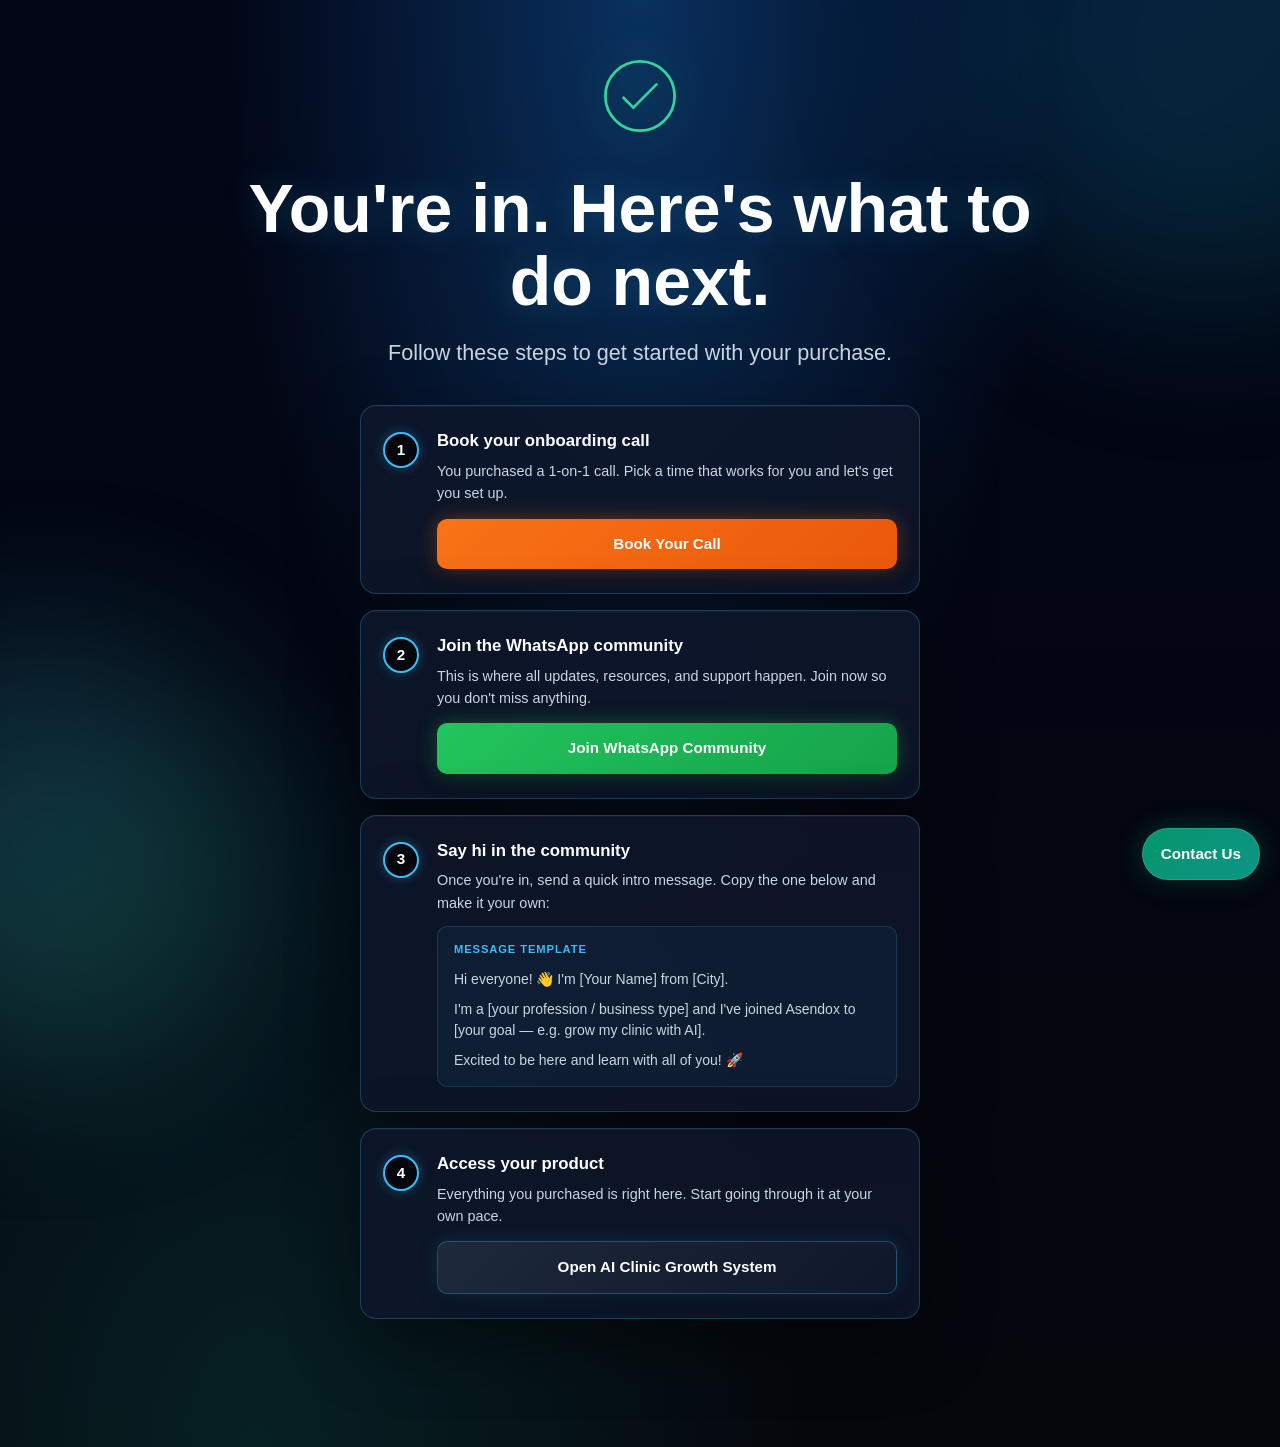
<file: delivery/index.html>
<!DOCTYPE html>
<html lang="en">
<head>
    <meta charset="UTF-8">
    <meta name="viewport" content="width=device-width, initial-scale=1.0">
    <title>You're In - Asendox</title>
    <link rel="stylesheet" href="styles.css?v=3">
</head>
<body>
    <div class="bg-shape bg-shape-1"></div>
    <div class="bg-shape bg-shape-2"></div>

    <main class="container">
        <!-- Success icon -->
        <div class="icon-wrapper">
            <svg class="success-icon" viewBox="0 0 52 52" xmlns="http://www.w3.org/2000/svg">
                <circle class="success-circle" cx="26" cy="26" r="25" fill="none"/>
                <path class="success-check" fill="none" d="M14.1 27.2l7.1 7.2 16.7-16.8"/>
            </svg>
        </div>

        <h1 class="heading fade-in">You're in. Here's what to do next.</h1>
        <p class="subheading fade-in">Follow these steps to get started with your purchase.</p>

        <div class="steps-container fade-in">

            <!-- Step 1 -->
            <div class="step-card">
                <div class="step-number">1</div>
                <div class="step-body">
                    <h2 class="step-title">Book your onboarding call</h2>
                    <p class="step-desc">You purchased a 1-on-1 call. Pick a time that works for you and let's get you set up.</p>
                    <a href="https://cal.com/strategy-call"
                       target="_blank"
                       rel="noopener noreferrer"
                       class="step-btn btn-orange">
                        Book Your Call
                    </a>
                </div>
            </div>

            <!-- Step 2 -->
            <div class="step-card">
                <div class="step-number">2</div>
                <div class="step-body">
                    <h2 class="step-title">Join the WhatsApp community</h2>
                    <p class="step-desc">This is where all updates, resources, and support happen. Join now so you don't miss anything.</p>
                    <a href="https://wa.me%20help%20with%20AI%20bundle"
                       target="_blank"
                       rel="noopener noreferrer"
                       class="step-btn btn-green">
                        Join WhatsApp Community
                    </a>
                </div>
            </div>

            <!-- Step 3 -->
            <div class="step-card">
                <div class="step-number">3</div>
                <div class="step-body">
                    <h2 class="step-title">Say hi in the community</h2>
                    <p class="step-desc">Once you're in, send a quick intro message. Copy the one below and make it your own:</p>
                    <div class="message-template">
                        <div class="template-label">MESSAGE TEMPLATE</div>
                        <p>Hi everyone! 👋 I'm [Your Name] from [City].</p>
                        <p>I'm a [your profession / business type] and I've joined Asendox to [your goal — e.g. grow my clinic with AI].</p>
                        <p>Excited to be here and learn with all of you! 🚀</p>
                    </div>
                </div>
            </div>

            <!-- Step 4 -->
            <div class="step-card">
                <div class="step-number">4</div>
                <div class="step-body">
                    <h2 class="step-title">Access your product</h2>
                    <p class="step-desc">Everything you purchased is right here. Start going through it at your own pace.</p>
                    <a href="https://ai-sales-os.ai/"
                       target="_blank"
                       rel="noopener noreferrer"
                       class="step-btn btn-dark">
                        Open AI Clinic Growth System
                    </a>
                </div>
            </div>

        </div>

        <div id="status-message" class="status-message"></div>
    </main>

    <a href="https://wa.me/918448799495?text=Hi%2C%20I%20need%20help%20with%20AI%20bundle"
       target="_blank"
       rel="noopener noreferrer"
       class="contact-button"
       aria-label="Contact us on WhatsApp">
        Contact Us
    </a>

    <script src="script.js"></script>
</body>
</html>
</file>
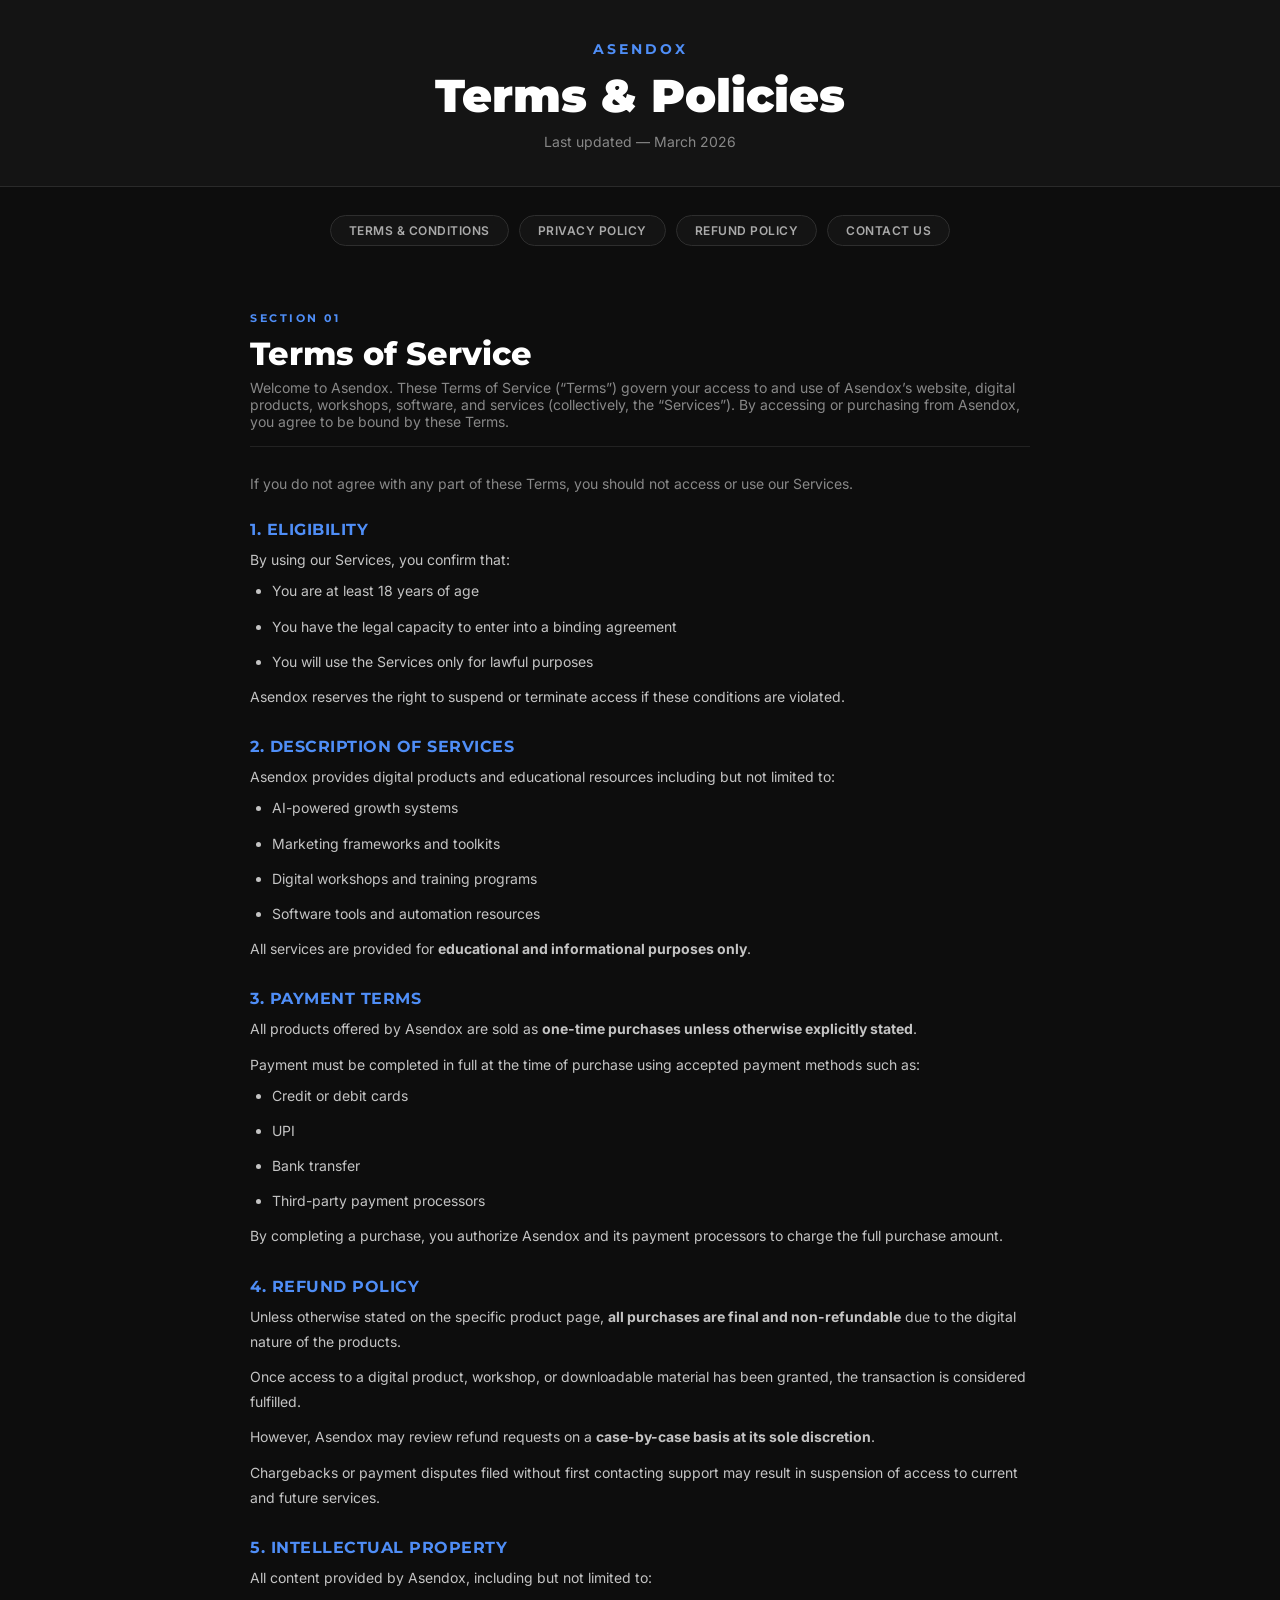
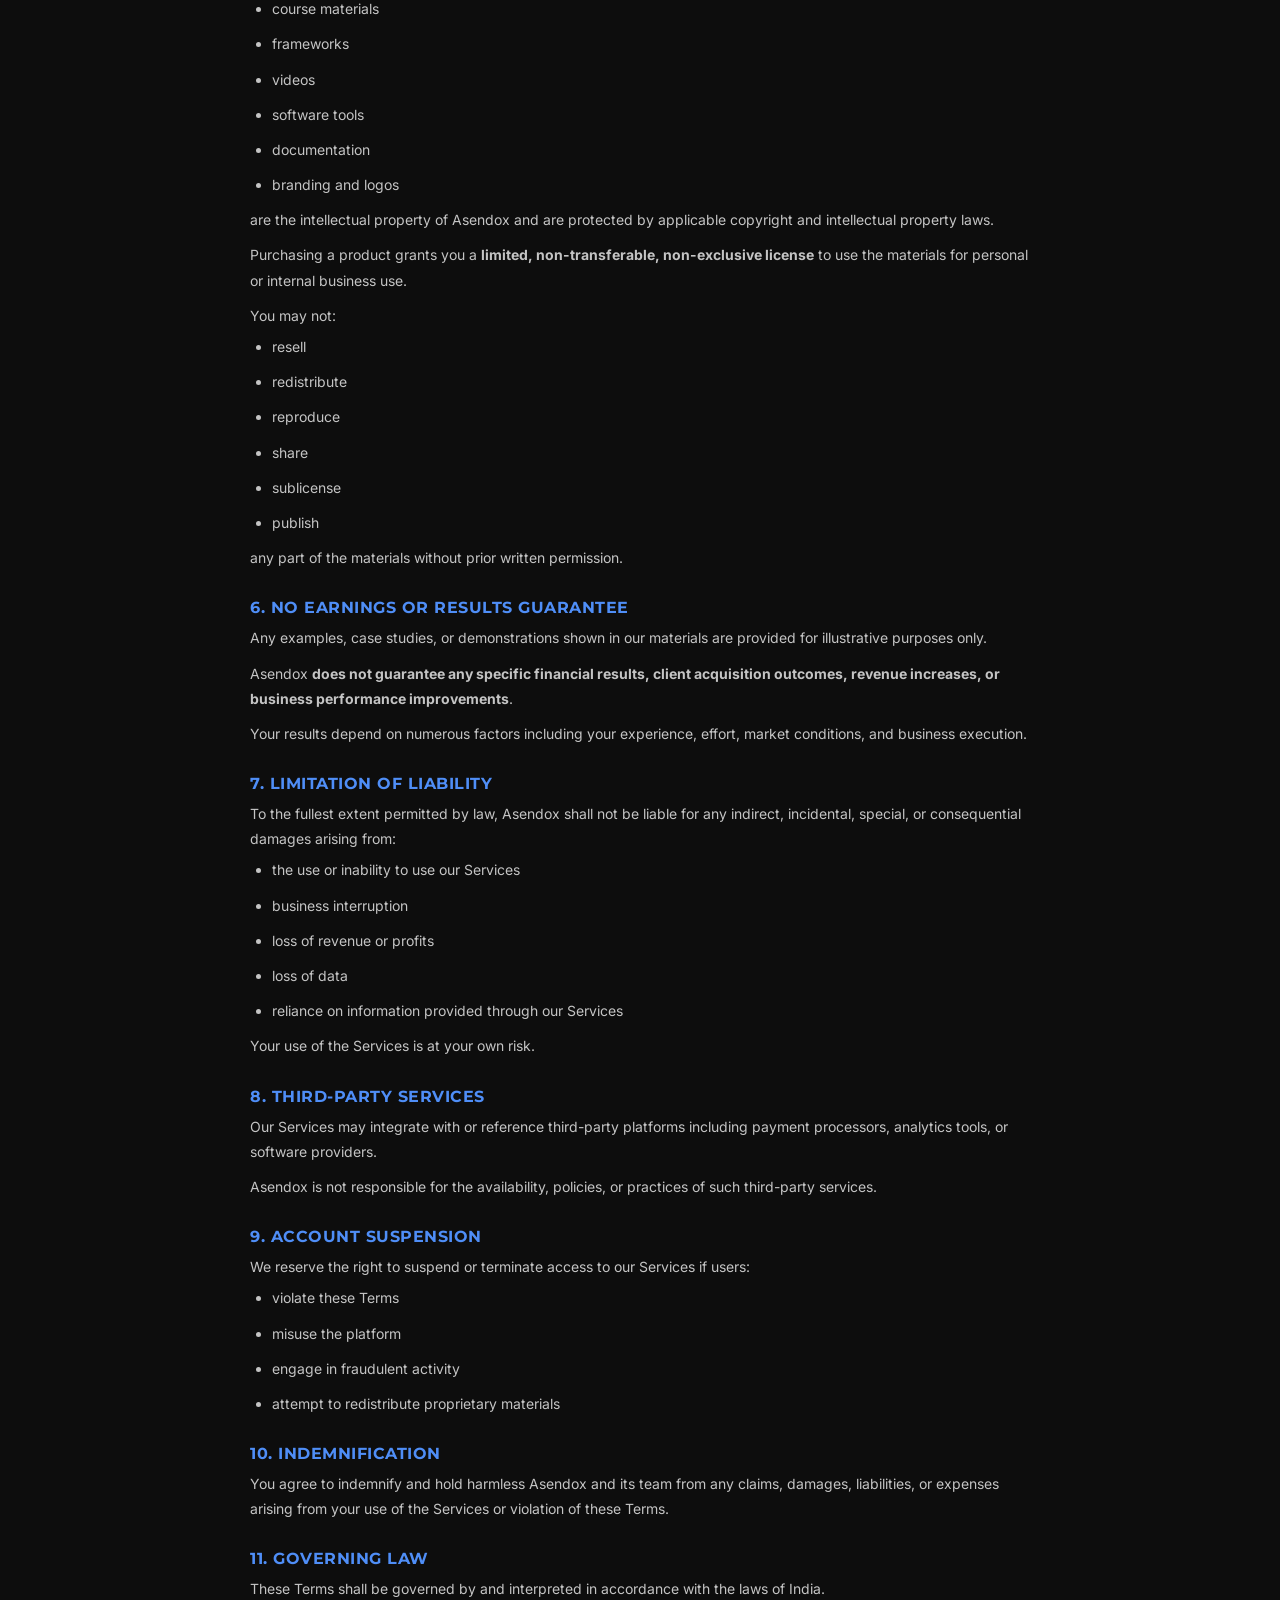
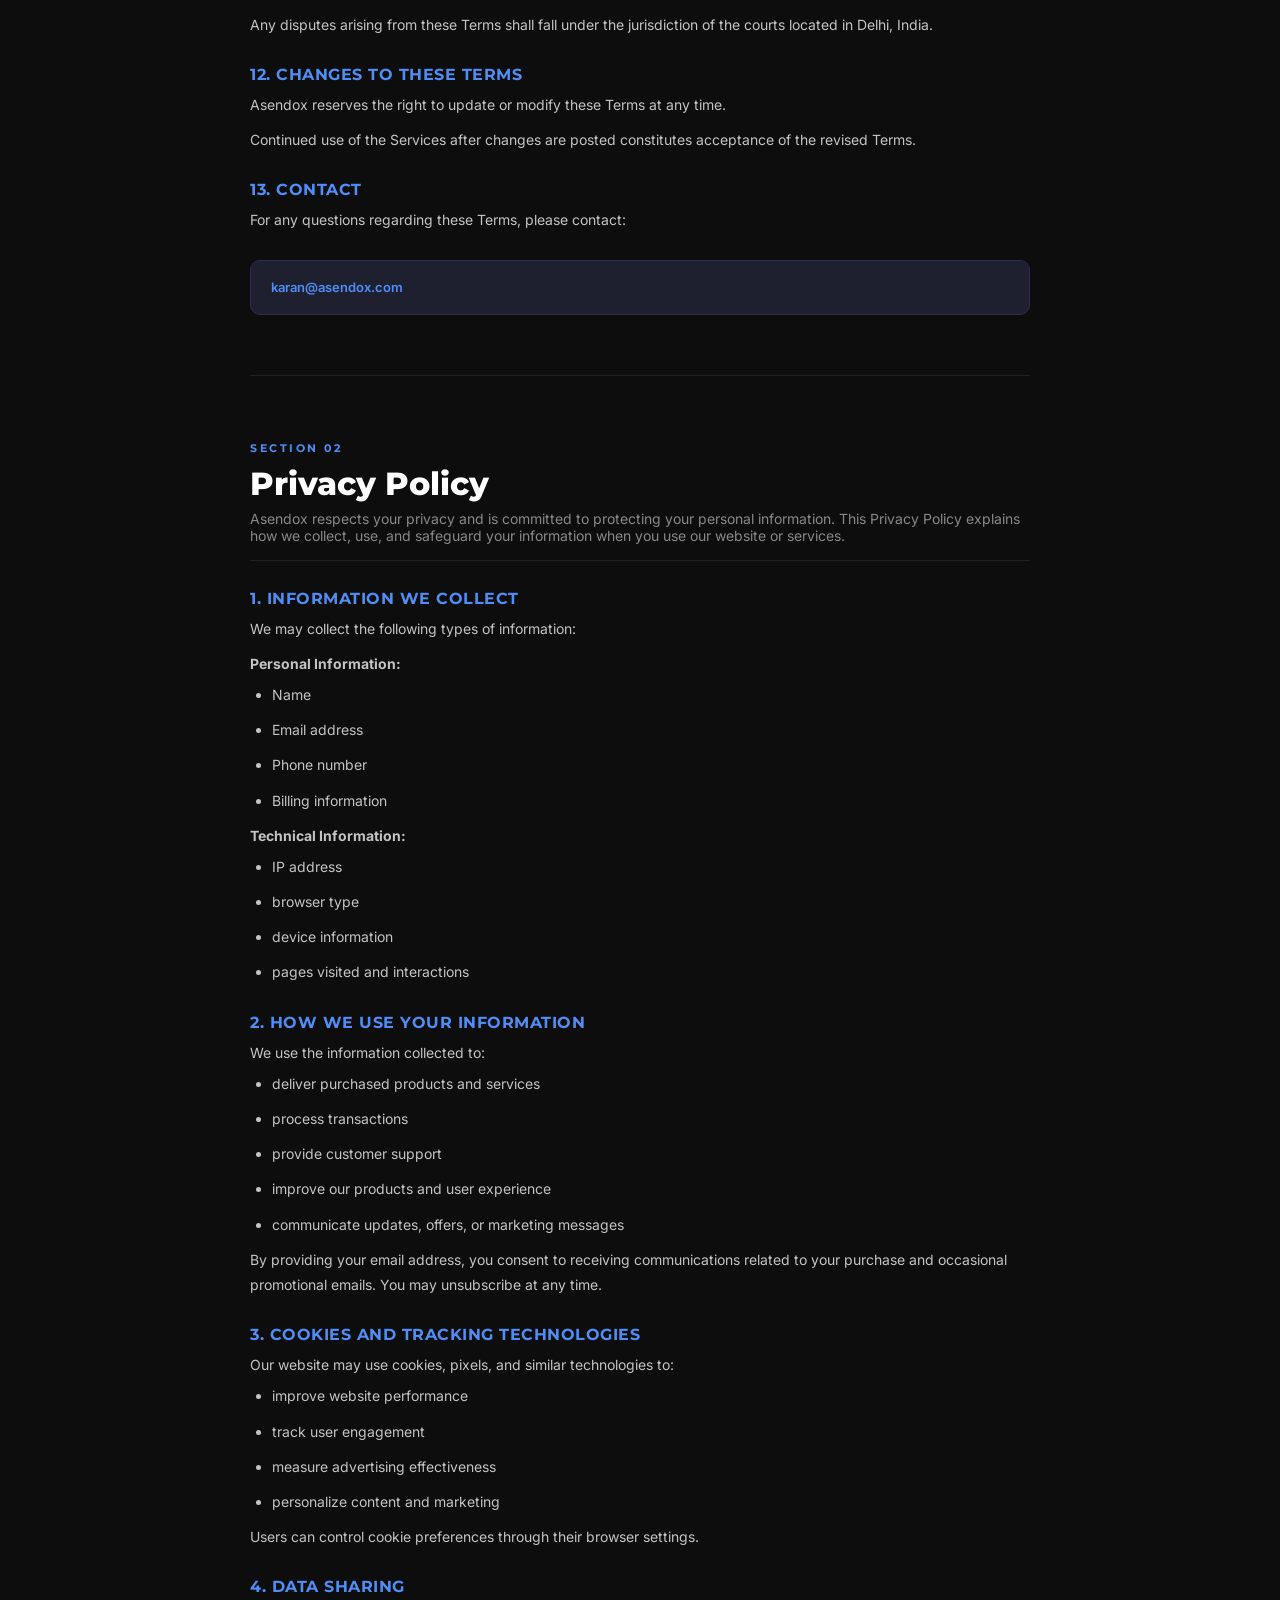
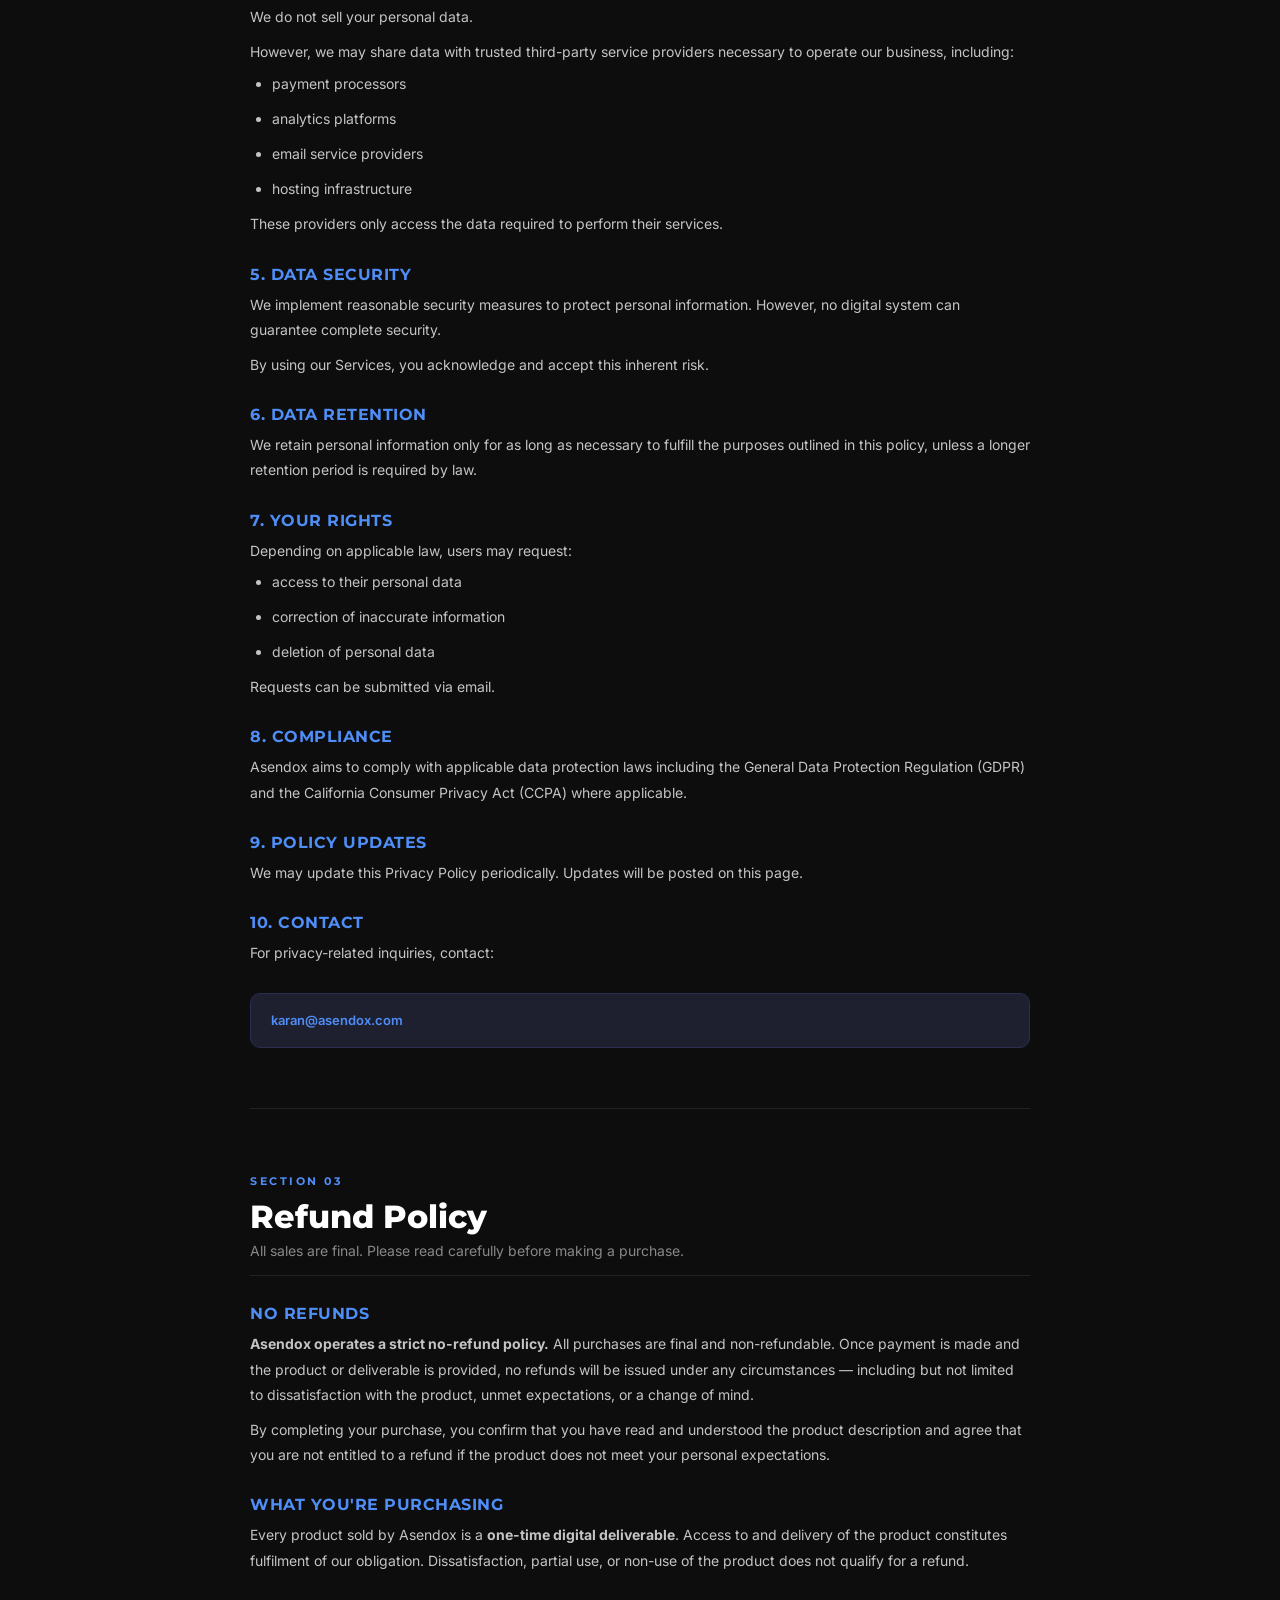
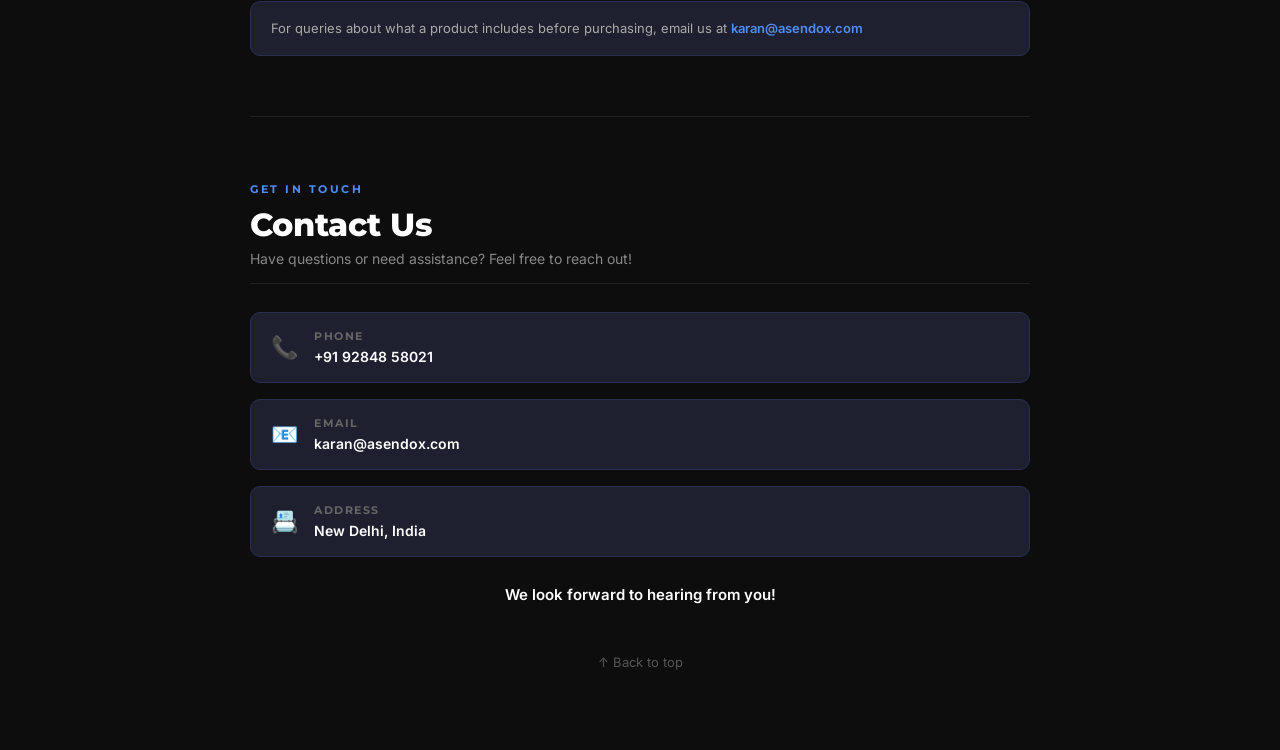
<file: terms/index.html>
<!DOCTYPE html>
<html lang="en-US">
<head>
  <meta charset="UTF-8">
  <meta name="viewport" content="width=device-width, initial-scale=1.0">
  <title>Terms &amp; Policies — Asendox</title>
  <meta name="robots" content="max-image-preview:large">
  <link rel="preconnect" href="https://fonts.googleapis.com">
  <link rel="preconnect" href="https://fonts.gstatic.com" crossorigin>
  <link href="https://fonts.googleapis.com/css2?family=Montserrat:wght@400;600;700;800;900&family=Inter:wght@400;600&display=swap" rel="stylesheet">
  <style>
    /* ── Design tokens ── */
    :root {
      --dark-bg:       #0d0d0d;
      --dark-card:     #141414;
      --white:         #ffffff;
      --blue:          #4f8ef7;
      --headline-font: 'Montserrat', sans-serif;
      --content-font:  'Inter', sans-serif;
    }

    *, *::before, *::after { box-sizing: border-box; margin: 0; padding: 0; }

    body {
      background-color: var(--dark-bg);
      color: var(--white);
      font-family: var(--content-font);
    }

    /* ═══════════════════════════════════════════
       TERMS PAGE — scoped under .terms-page
    ═══════════════════════════════════════════ */

    .terms-page {
      min-height: 100vh;
      background-color: var(--dark-bg);
      color: var(--white);
      padding: 0 0 80px;
    }

    /* ── Header ── */
    .terms-page .terms-header {
      background-color: var(--dark-card);
      border-bottom: 1px solid #2a2a2a;
      padding: 40px 20px 36px;
      text-align: center;
    }

    .terms-page .terms-header .brand {
      font-family: var(--headline-font);
      font-size: 14px;
      font-weight: 700;
      letter-spacing: 3px;
      text-transform: uppercase;
      color: var(--blue);
      margin-bottom: 12px;
    }

    .terms-page .terms-header h1 {
      font-family: var(--headline-font);
      font-size: clamp(28px, 5vw, 46px);
      font-weight: 900;
      color: var(--white);
      margin-bottom: 10px;
      line-height: 1.15;
    }

    .terms-page .terms-header .tagline {
      font-family: var(--content-font);
      font-size: 14px;
      color: #888;
      margin-top: 6px;
    }

    /* ── Nav Pills ── */
    .terms-page .terms-nav {
      display: flex;
      flex-wrap: wrap;
      justify-content: center;
      gap: 10px;
      padding: 28px 20px 0;
      max-width: 860px;
      margin: 0 auto;
    }

    .terms-page .terms-nav a {
      font-family: var(--content-font);
      font-size: 12px;
      font-weight: 600;
      letter-spacing: 0.5px;
      text-transform: uppercase;
      color: #aaa;
      background: var(--dark-card);
      border: 1px solid #2e2e2e;
      border-radius: 20px;
      padding: 7px 18px;
      text-decoration: none;
      transition: color 0.2s, border-color 0.2s;
    }

    .terms-page .terms-nav a:hover {
      color: var(--blue);
      border-color: var(--blue);
      text-decoration: none;
    }

    /* ── Container ── */
    .terms-page .terms-container {
      max-width: 820px;
      margin: 0 auto;
      padding: 0 20px;
    }

    /* ── Section Block ── */
    .terms-page .terms-section {
      margin-top: 60px;
    }

    .terms-page .terms-section-label {
      display: inline-block;
      font-family: var(--headline-font);
      font-size: 11px;
      font-weight: 700;
      letter-spacing: 2.5px;
      text-transform: uppercase;
      color: var(--blue);
      margin-bottom: 10px;
    }

    .terms-page .terms-section h2 {
      font-family: var(--headline-font);
      font-size: clamp(22px, 4vw, 32px);
      font-weight: 800;
      color: var(--white);
      margin-bottom: 6px;
      line-height: 1.2;
    }

    .terms-page .terms-section .section-intro {
      font-family: var(--content-font);
      font-size: 14px;
      color: #888;
      margin-bottom: 28px;
      border-bottom: 1px solid #222;
      padding-bottom: 16px;
    }

    .terms-page .terms-section .section-intro.no-border {
      border-bottom: none;
      padding-bottom: 0;
      margin-bottom: 28px;
    }

    /* ── Subsections ── */
    .terms-page .terms-subsection {
      margin-bottom: 28px;
    }

    .terms-page .terms-subsection h3 {
      font-family: var(--headline-font);
      font-size: 16px;
      font-weight: 700;
      color: var(--blue);
      margin-bottom: 8px;
      text-transform: uppercase;
      letter-spacing: 0.5px;
    }

    .terms-page .terms-subsection p,
    .terms-page .terms-subsection li {
      font-family: var(--content-font);
      font-size: 14px;
      color: #c4c4c4;
      line-height: 1.8;
    }

    .terms-page .terms-subsection p + p {
      margin-top: 10px;
    }

    .terms-page .terms-subsection ol,
    .terms-page .terms-subsection ul {
      padding-left: 22px;
      margin-top: 6px;
    }

    .terms-page .terms-subsection li {
      margin-bottom: 10px;
    }

    /* ── Contact callout ── */
    .terms-page .terms-contact {
      display: flex;
      align-items: center;
      gap: 12px;
      background: #1e2030;
      border: 1px solid #2a2e50;
      border-radius: 10px;
      padding: 16px 20px;
      margin-top: 24px;
    }

    .terms-page .terms-contact p {
      font-family: var(--content-font);
      font-size: 13px;
      color: #aaa;
      line-height: 1.6;
    }

    .terms-page .terms-contact a {
      color: var(--blue);
      font-weight: 600;
      text-decoration: none;
    }

    .terms-page .terms-contact a:hover {
      text-decoration: underline;
    }

    /* ── Divider ── */
    .terms-page .terms-divider {
      height: 1px;
      background: #222;
      margin-top: 60px;
    }

    .terms-page .terms-closing {
      font-family: var(--content-font);
      font-size: 15px;
      font-weight: 600;
      color: var(--white);
      margin-top: 28px;
      text-align: center;
    }

    /* ── Contact grid ── */
    .terms-page .terms-contact-grid {
      display: flex;
      flex-direction: column;
      gap: 16px;
      margin-top: 8px;
    }

    .terms-page .terms-contact-item {
      display: flex;
      align-items: center;
      gap: 16px;
      background: #1e2030;
      border: 1px solid #2a2e50;
      border-radius: 10px;
      padding: 16px 20px;
    }

    .terms-page .terms-contact-item .contact-icon {
      font-size: 22px;
      flex-shrink: 0;
    }

    .terms-page .terms-contact-item .contact-label {
      font-family: var(--headline-font);
      font-size: 11px;
      font-weight: 700;
      letter-spacing: 1.5px;
      text-transform: uppercase;
      color: #666;
      margin-bottom: 3px;
    }

    .terms-page .terms-contact-item .contact-value,
    .terms-page .terms-contact-item a {
      font-family: var(--content-font);
      font-size: 14px;
      font-weight: 600;
      color: var(--white);
      text-decoration: none;
    }

    .terms-page .terms-contact-item a:hover {
      color: var(--blue);
      text-decoration: underline;
    }

    /* ── Back to top ── */
    .terms-page .back-to-top {
      display: block;
      text-align: center;
      margin-top: 50px;
      font-family: var(--content-font);
      font-size: 13px;
      color: #555;
      text-decoration: none;
      transition: color 0.2s;
    }

    .terms-page .back-to-top:hover {
      color: var(--blue);
      text-decoration: none;
    }

    /* ── Responsive ── */
    @media screen and (max-width: 600px) {
      .terms-page .terms-header {
        padding: 30px 16px 26px;
      }

      .terms-page .terms-section {
        margin-top: 44px;
      }
    }
  </style>
</head>
<body>
<div class="terms-page" id="top">

  <!-- ── Header ── -->
  <div class="terms-header">
    <div class="brand">Asendox</div>
    <h1>Terms &amp; Policies</h1>
    <p class="tagline">Last updated &mdash; March 2026</p>
  </div>

  <!-- ── Quick Nav ── -->
  <nav class="terms-nav" aria-label="Jump to section">
    <a href="#terms">Terms &amp; Conditions</a>
    <a href="#privacy">Privacy Policy</a>
    <a href="#refunds">Refund Policy</a>
    <a href="#contact">Contact Us</a>
  </nav>

  <div class="terms-container">

    <!-- ══════════════════════════════════
         1. TERMS OF SERVICE
    ══════════════════════════════════ -->
    <section class="terms-section" id="terms">
      <span class="terms-section-label">Section 01</span>
      <h2>Terms of Service</h2>
      <p class="section-intro">
        Welcome to Asendox. These Terms of Service (&ldquo;Terms&rdquo;) govern your access to and use
        of Asendox&rsquo;s website, digital products, workshops, software, and services
        (collectively, the &ldquo;Services&rdquo;). By accessing or purchasing from Asendox, you agree
        to be bound by these Terms.
      </p>
      <p class="section-intro no-border">
        If you do not agree with any part of these Terms, you should not access or use our Services.
      </p>

      <div class="terms-subsection">
        <h3>1. Eligibility</h3>
        <p>By using our Services, you confirm that:</p>
        <ul>
          <li>You are at least 18 years of age</li>
          <li>You have the legal capacity to enter into a binding agreement</li>
          <li>You will use the Services only for lawful purposes</li>
        </ul>
        <p>Asendox reserves the right to suspend or terminate access if these conditions are violated.</p>
      </div>

      <div class="terms-subsection">
        <h3>2. Description of Services</h3>
        <p>Asendox provides digital products and educational resources including but not limited to:</p>
        <ul>
          <li>AI-powered growth systems</li>
          <li>Marketing frameworks and toolkits</li>
          <li>Digital workshops and training programs</li>
          <li>Software tools and automation resources</li>
        </ul>
        <p>All services are provided for <strong>educational and informational purposes only</strong>.</p>
      </div>

      <div class="terms-subsection">
        <h3>3. Payment Terms</h3>
        <p>
          All products offered by Asendox are sold as
          <strong>one-time purchases unless otherwise explicitly stated</strong>.
        </p>
        <p>Payment must be completed in full at the time of purchase using accepted payment methods such as:</p>
        <ul>
          <li>Credit or debit cards</li>
          <li>UPI</li>
          <li>Bank transfer</li>
          <li>Third-party payment processors</li>
        </ul>
        <p>By completing a purchase, you authorize Asendox and its payment processors to charge the full purchase amount.</p>
      </div>

      <div class="terms-subsection">
        <h3>4. Refund Policy</h3>
        <p>
          Unless otherwise stated on the specific product page,
          <strong>all purchases are final and non-refundable</strong> due to the digital nature of the products.
        </p>
        <p>
          Once access to a digital product, workshop, or downloadable material has been granted,
          the transaction is considered fulfilled.
        </p>
        <p>
          However, Asendox may review refund requests on a
          <strong>case-by-case basis at its sole discretion</strong>.
        </p>
        <p>
          Chargebacks or payment disputes filed without first contacting support may result in
          suspension of access to current and future services.
        </p>
      </div>

      <div class="terms-subsection">
        <h3>5. Intellectual Property</h3>
        <p>All content provided by Asendox, including but not limited to:</p>
        <ul>
          <li>course materials</li>
          <li>frameworks</li>
          <li>videos</li>
          <li>software tools</li>
          <li>documentation</li>
          <li>branding and logos</li>
        </ul>
        <p>
          are the intellectual property of Asendox and are protected by applicable copyright
          and intellectual property laws.
        </p>
        <p>
          Purchasing a product grants you a
          <strong>limited, non-transferable, non-exclusive license</strong> to use the materials
          for personal or internal business use.
        </p>
        <p>You may not:</p>
        <ul>
          <li>resell</li>
          <li>redistribute</li>
          <li>reproduce</li>
          <li>share</li>
          <li>sublicense</li>
          <li>publish</li>
        </ul>
        <p>any part of the materials without prior written permission.</p>
      </div>

      <div class="terms-subsection">
        <h3>6. No Earnings or Results Guarantee</h3>
        <p>
          Any examples, case studies, or demonstrations shown in our materials are provided
          for illustrative purposes only.
        </p>
        <p>
          Asendox <strong>does not guarantee any specific financial results, client acquisition
          outcomes, revenue increases, or business performance improvements</strong>.
        </p>
        <p>
          Your results depend on numerous factors including your experience, effort, market
          conditions, and business execution.
        </p>
      </div>

      <div class="terms-subsection">
        <h3>7. Limitation of Liability</h3>
        <p>
          To the fullest extent permitted by law, Asendox shall not be liable for any indirect,
          incidental, special, or consequential damages arising from:
        </p>
        <ul>
          <li>the use or inability to use our Services</li>
          <li>business interruption</li>
          <li>loss of revenue or profits</li>
          <li>loss of data</li>
          <li>reliance on information provided through our Services</li>
        </ul>
        <p>Your use of the Services is at your own risk.</p>
      </div>

      <div class="terms-subsection">
        <h3>8. Third-Party Services</h3>
        <p>
          Our Services may integrate with or reference third-party platforms including payment
          processors, analytics tools, or software providers.
        </p>
        <p>
          Asendox is not responsible for the availability, policies, or practices of such
          third-party services.
        </p>
      </div>

      <div class="terms-subsection">
        <h3>9. Account Suspension</h3>
        <p>We reserve the right to suspend or terminate access to our Services if users:</p>
        <ul>
          <li>violate these Terms</li>
          <li>misuse the platform</li>
          <li>engage in fraudulent activity</li>
          <li>attempt to redistribute proprietary materials</li>
        </ul>
      </div>

      <div class="terms-subsection">
        <h3>10. Indemnification</h3>
        <p>
          You agree to indemnify and hold harmless Asendox and its team from any claims, damages,
          liabilities, or expenses arising from your use of the Services or violation of these Terms.
        </p>
      </div>

      <div class="terms-subsection">
        <h3>11. Governing Law</h3>
        <p>
          These Terms shall be governed by and interpreted in accordance with the laws of India.
        </p>
        <p>
          Any disputes arising from these Terms shall fall under the jurisdiction of the courts
          located in Delhi, India.
        </p>
      </div>

      <div class="terms-subsection">
        <h3>12. Changes to These Terms</h3>
        <p>Asendox reserves the right to update or modify these Terms at any time.</p>
        <p>
          Continued use of the Services after changes are posted constitutes acceptance of the
          revised Terms.
        </p>
      </div>

      <div class="terms-subsection">
        <h3>13. Contact</h3>
        <p>For any questions regarding these Terms, please contact:</p>
      </div>

      <div class="terms-contact">
        <p><a href="mailto:karan@asendox.com">karan@asendox.com</a></p>
      </div>
    </section>

    <div class="terms-divider"></div>

    <!-- ══════════════════════════════════
         2. PRIVACY POLICY
    ══════════════════════════════════ -->
    <section class="terms-section" id="privacy">
      <span class="terms-section-label">Section 02</span>
      <h2>Privacy Policy</h2>
      <p class="section-intro">
        Asendox respects your privacy and is committed to protecting your personal information.
        This Privacy Policy explains how we collect, use, and safeguard your information when
        you use our website or services.
      </p>

      <div class="terms-subsection">
        <h3>1. Information We Collect</h3>
        <p>We may collect the following types of information:</p>
        <p><strong>Personal Information:</strong></p>
        <ul>
          <li>Name</li>
          <li>Email address</li>
          <li>Phone number</li>
          <li>Billing information</li>
        </ul>
        <p><strong>Technical Information:</strong></p>
        <ul>
          <li>IP address</li>
          <li>browser type</li>
          <li>device information</li>
          <li>pages visited and interactions</li>
        </ul>
      </div>

      <div class="terms-subsection">
        <h3>2. How We Use Your Information</h3>
        <p>We use the information collected to:</p>
        <ul>
          <li>deliver purchased products and services</li>
          <li>process transactions</li>
          <li>provide customer support</li>
          <li>improve our products and user experience</li>
          <li>communicate updates, offers, or marketing messages</li>
        </ul>
        <p>
          By providing your email address, you consent to receiving communications related
          to your purchase and occasional promotional emails. You may unsubscribe at any time.
        </p>
      </div>

      <div class="terms-subsection">
        <h3>3. Cookies and Tracking Technologies</h3>
        <p>Our website may use cookies, pixels, and similar technologies to:</p>
        <ul>
          <li>improve website performance</li>
          <li>track user engagement</li>
          <li>measure advertising effectiveness</li>
          <li>personalize content and marketing</li>
        </ul>
        <p>Users can control cookie preferences through their browser settings.</p>
      </div>

      <div class="terms-subsection">
        <h3>4. Data Sharing</h3>
        <p>We do not sell your personal data.</p>
        <p>
          However, we may share data with trusted third-party service providers necessary
          to operate our business, including:
        </p>
        <ul>
          <li>payment processors</li>
          <li>analytics platforms</li>
          <li>email service providers</li>
          <li>hosting infrastructure</li>
        </ul>
        <p>These providers only access the data required to perform their services.</p>
      </div>

      <div class="terms-subsection">
        <h3>5. Data Security</h3>
        <p>
          We implement reasonable security measures to protect personal information. However,
          no digital system can guarantee complete security.
        </p>
        <p>By using our Services, you acknowledge and accept this inherent risk.</p>
      </div>

      <div class="terms-subsection">
        <h3>6. Data Retention</h3>
        <p>
          We retain personal information only for as long as necessary to fulfill the purposes
          outlined in this policy, unless a longer retention period is required by law.
        </p>
      </div>

      <div class="terms-subsection">
        <h3>7. Your Rights</h3>
        <p>Depending on applicable law, users may request:</p>
        <ul>
          <li>access to their personal data</li>
          <li>correction of inaccurate information</li>
          <li>deletion of personal data</li>
        </ul>
        <p>Requests can be submitted via email.</p>
      </div>

      <div class="terms-subsection">
        <h3>8. Compliance</h3>
        <p>
          Asendox aims to comply with applicable data protection laws including the General
          Data Protection Regulation (GDPR) and the California Consumer Privacy Act (CCPA)
          where applicable.
        </p>
      </div>

      <div class="terms-subsection">
        <h3>9. Policy Updates</h3>
        <p>We may update this Privacy Policy periodically. Updates will be posted on this page.</p>
      </div>

      <div class="terms-subsection">
        <h3>10. Contact</h3>
        <p>For privacy-related inquiries, contact:</p>
      </div>

      <div class="terms-contact">
        <p><a href="mailto:karan@asendox.com">karan@asendox.com</a></p>
      </div>
    </section>

    <div class="terms-divider"></div>

    <!-- ══════════════════════════════════
         3. REFUND POLICY
    ══════════════════════════════════ -->
    <section class="terms-section" id="refunds">
      <span class="terms-section-label">Section 03</span>
      <h2>Refund Policy</h2>
      <p class="section-intro">
        All sales are final. Please read carefully before making a purchase.
      </p>

      <div class="terms-subsection">
        <h3>No Refunds</h3>
        <p>
          <strong>Asendox operates a strict no-refund policy.</strong> All purchases are
          final and non-refundable. Once payment is made and the product or deliverable
          is provided, no refunds will be issued under any circumstances &mdash; including but
          not limited to dissatisfaction with the product, unmet expectations, or a change
          of mind.
        </p>
        <p>
          By completing your purchase, you confirm that you have read and understood the
          product description and agree that you are not entitled to a refund if the product
          does not meet your personal expectations.
        </p>
      </div>

      <div class="terms-subsection">
        <h3>What You're Purchasing</h3>
        <p>
          Every product sold by Asendox is a <strong>one-time digital deliverable</strong>.
          Access to and delivery of the product constitutes fulfilment of our obligation.
          Dissatisfaction, partial use, or non-use of the product does not qualify for a refund.
        </p>
      </div>

      <div class="terms-contact">
        <p>For queries about what a product includes before purchasing, email us at <a href="mailto:karan@asendox.com">karan@asendox.com</a></p>
      </div>
    </section>

    <!-- ══════════════════════════════════
         CONTACT US (Global Footer)
    ══════════════════════════════════ -->
    <div class="terms-divider"></div>
    <section class="terms-section" id="contact">
      <span class="terms-section-label">Get in Touch</span>
      <h2>Contact Us</h2>
      <p class="section-intro">
        Have questions or need assistance? Feel free to reach out!
      </p>

      <div class="terms-contact-grid">
        <div class="terms-contact-item">
          <span class="contact-icon">📞</span>
          <div>
            <div class="contact-label">Phone</div>
            <a href="tel:+91 92848 58021">+91 92848 58021</a>
          </div>
        </div>
        <div class="terms-contact-item">
          <span class="contact-icon">📧</span>
          <div>
            <div class="contact-label">Email</div>
            <a href="mailto:karan@asendox.com">karan@asendox.com</a>
          </div>
        </div>
        <div class="terms-contact-item">
          <span class="contact-icon">📇</span>
          <div>
            <div class="contact-label">Address</div>
            <span class="contact-value">New Delhi, India</span>
          </div>
        </div>
      </div>

      <p class="terms-closing">We look forward to hearing from you!</p>
    </section>

    <a href="#top" class="back-to-top">&#8593; Back to top</a>
  </div><!-- .terms-container -->

</div><!-- .terms-page -->
</body>
</html>
</file>
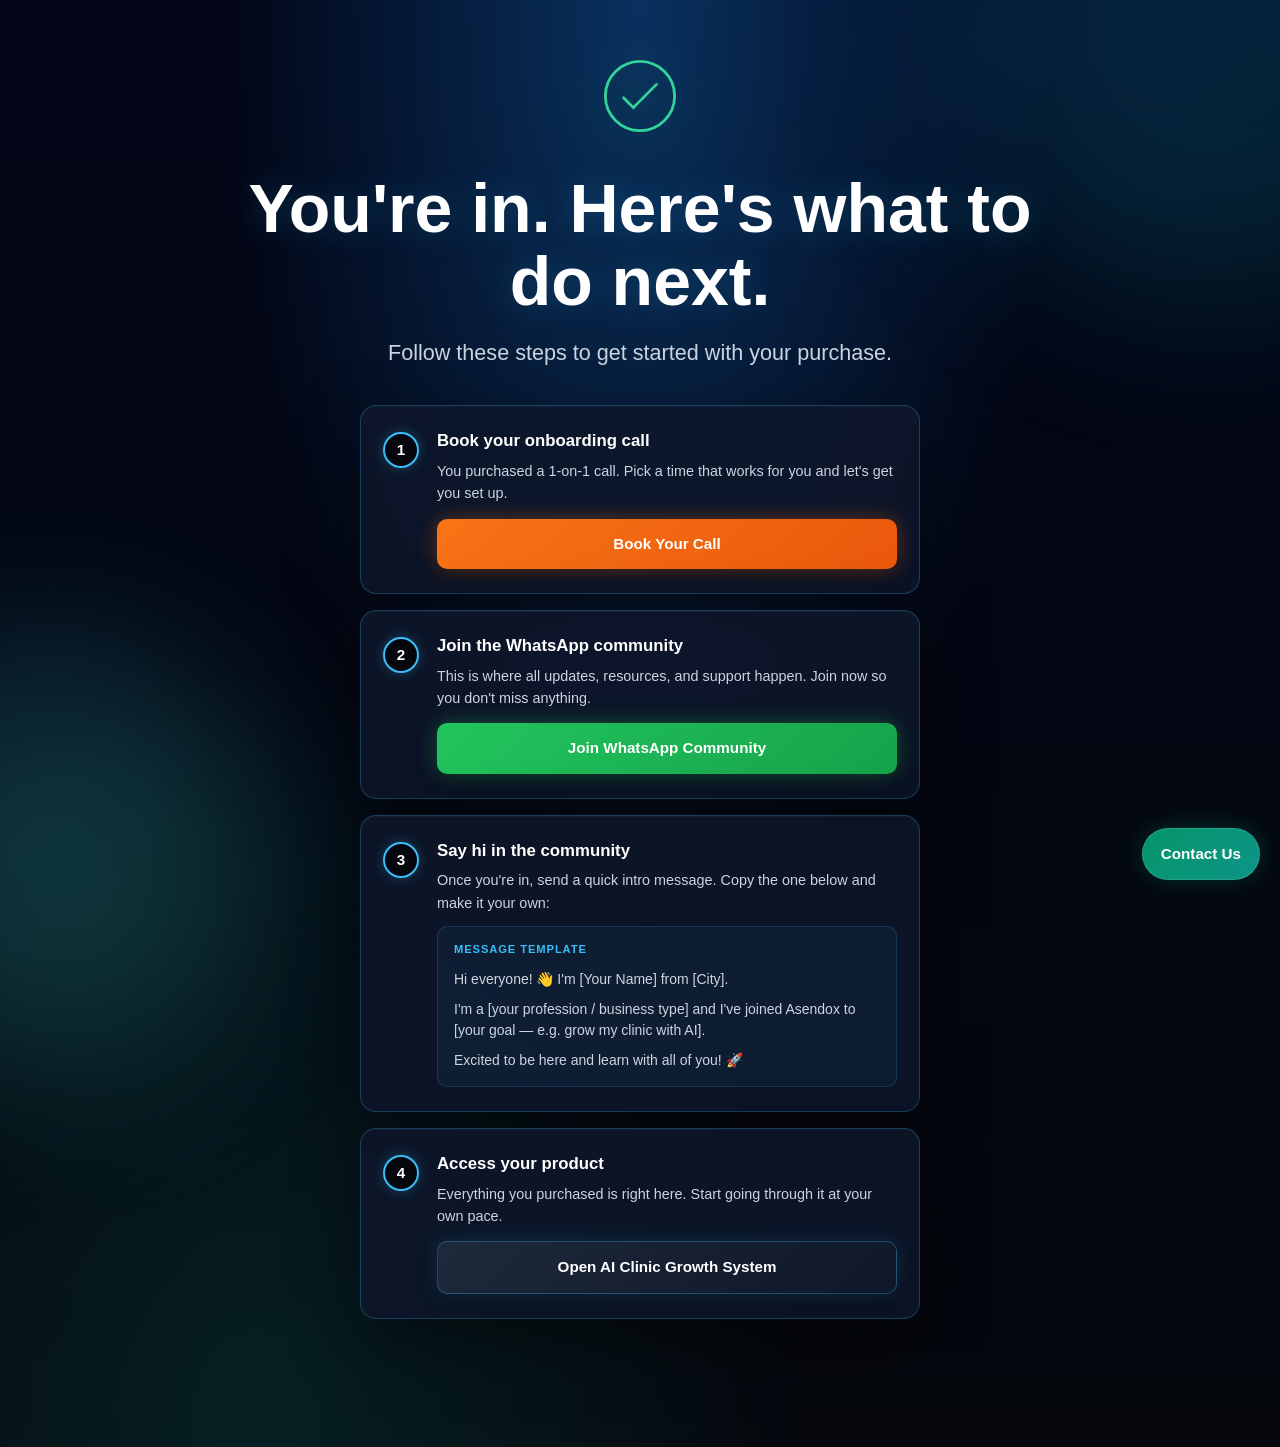
<file: delivery.html>
<!DOCTYPE html>
<html lang="en">
<head>
    <meta charset="UTF-8">
    <meta http-equiv="refresh" content="0; url=/delivery/">
    <title>Redirecting...</title>
    <script>window.location.replace('/delivery/');</script>
</head>
<body>
    <p>Redirecting to <a href="/delivery/">delivery page</a>...</p>
</body>
</html>
</file>
<file: delivery/styles.css>
* {
    margin: 0;
    padding: 0;
    box-sizing: border-box;
}

:root {
    --primary: #38bdf8;
    --secondary: #188bf6;
    --teal: #0d9488;
    --green: #34d399;
    --white: #ffffff;
    --muted: #cbd5e0;
    --bg: #05070d;
    --panel: rgba(15, 23, 42, 0.86);
    --line: rgba(56, 189, 248, 0.26);
    --shadow: 0 24px 70px rgba(0, 0, 0, 0.45);
}

html,
body {
    min-height: 100%;
    overflow-x: hidden;
}

body {
    font-family: "Montserrat", "Poppins", -apple-system, BlinkMacSystemFont, "Segoe UI", sans-serif;
    -webkit-font-smoothing: antialiased;
    -moz-osx-font-smoothing: grayscale;
    background:
        radial-gradient(ellipse at 50% 0%, rgba(24, 139, 246, 0.32) 0%, transparent 46%),
        radial-gradient(ellipse at 20% 100%, rgba(13, 148, 136, 0.18) 0%, transparent 38%),
        linear-gradient(180deg, #020617 0%, var(--bg) 100%);
    color: var(--white);
    line-height: 1.6;
    position: relative;
}

.bg-shape {
    position: fixed;
    border-radius: 50%;
    filter: blur(90px);
    opacity: 0.22;
    z-index: -1;
    pointer-events: none;
}

.bg-shape-1 {
    width: 520px;
    height: 520px;
    background: linear-gradient(135deg, var(--secondary), var(--teal));
    top: -220px;
    right: -190px;
}

.bg-shape-2 {
    width: 420px;
    height: 420px;
    background: linear-gradient(135deg, var(--primary), var(--green));
    bottom: -160px;
    left: -160px;
}

.container {
    max-width: 900px;
    margin: 0 auto;
    padding: 60px 24px 80px;
    min-height: 100vh;
    display: flex;
    flex-direction: column;
    align-items: center;
    justify-content: flex-start;
    text-align: center;
}

.icon-wrapper {
    margin-bottom: 32px;
    animation: fadeInScale 0.6s ease-out;
}

.success-icon {
    width: 72px;
    height: 72px;
    filter: drop-shadow(0 0 26px rgba(52, 211, 153, 0.42));
}

.success-circle,
.success-check {
    stroke: var(--green);
    stroke-width: 2;
    stroke-linecap: round;
}

.success-circle {
    stroke-dasharray: 166;
    stroke-dashoffset: 166;
    animation: circleDraw 0.6s ease-out 0.2s forwards;
}

.success-check {
    stroke-dasharray: 48;
    stroke-dashoffset: 48;
    animation: checkDraw 0.3s ease-out 0.6s forwards;
}

@keyframes fadeInScale {
    from {
        opacity: 0;
        transform: scale(0.5);
    }
    to {
        opacity: 1;
        transform: scale(1);
    }
}

@keyframes circleDraw {
    to {
        stroke-dashoffset: 0;
    }
}

@keyframes checkDraw {
    to {
        stroke-dashoffset: 0;
    }
}

.heading {
    font-family: "Poppins", "Montserrat", sans-serif;
    font-size: clamp(2.25rem, 6vw, 4.25rem);
    font-weight: 800;
    line-height: 1.08;
    margin-bottom: 18px;
    color: var(--white);
    text-shadow: 0 0 34px rgba(56, 189, 248, 0.24);
}

.subheading {
    font-size: clamp(1.05rem, 2vw, 1.35rem);
    font-weight: 500;
    color: var(--muted);
    margin-bottom: 34px;
    max-width: 600px;
}

.fade-in {
    opacity: 0;
    animation: fadeInUp 0.8s ease-out forwards;
}

.fade-in:nth-child(2) {
    animation-delay: 0.2s;
}

.fade-in:nth-child(3) {
    animation-delay: 0.4s;
}

.fade-in:nth-child(4) {
    animation-delay: 0.6s;
}

.fade-in:nth-child(5) {
    animation-delay: 0.8s;
}

@keyframes fadeInUp {
    from {
        opacity: 0;
        transform: translateY(20px);
    }
    to {
        opacity: 1;
        transform: translateY(0);
    }
}

.divider {
    width: min(240px, 46vw);
    height: 2px;
    background: linear-gradient(90deg, transparent, var(--primary), var(--teal), transparent);
    border-radius: 999px;
    margin-bottom: 36px;
}

.button-container {
    width: 100%;
    max-width: 520px;
    display: flex;
    flex-direction: column;
    gap: 16px;
    align-items: center;
    margin: 0 auto;
    padding: 22px;
    background: var(--panel);
    border: 1px solid var(--line);
    border-radius: 16px;
    box-shadow: var(--shadow), inset 0 1px 0 rgba(255, 255, 255, 0.04);
}

.product-button,
.call-button {
    display: inline-block;
    padding: 17px 36px;
    color: var(--white);
    font-size: 1.1rem;
    font-weight: 800;
    text-decoration: none;
    text-transform: uppercase;
    border-radius: 12px;
    transition: transform 0.22s ease, box-shadow 0.22s ease, background 0.22s ease;
    position: relative;
    overflow: hidden;
    width: 100%;
    max-width: 340px;
    text-align: center;
    border: 2px solid rgba(56, 189, 248, 0.28);
}

.product-button {
    background: linear-gradient(135deg, var(--secondary), var(--teal));
    box-shadow: 0 0 24px rgba(24, 139, 246, 0.36), 0 10px 28px rgba(0, 0, 0, 0.34);
}

.call-button {
    background: linear-gradient(135deg, #0ea5e9, #0284c7);
    box-shadow: 0 0 24px rgba(14, 165, 233, 0.34), 0 10px 28px rgba(0, 0, 0, 0.34);
}

.product-button::before,
.call-button::before {
    content: "";
    position: absolute;
    top: 0;
    left: -100%;
    width: 100%;
    height: 100%;
    background: linear-gradient(90deg, transparent, rgba(255, 255, 255, 0.22), transparent);
    transition: left 0.5s ease;
}

.product-button:hover,
.call-button:hover {
    transform: translateY(-2px);
    text-decoration: none;
    box-shadow: 0 0 36px rgba(56, 189, 248, 0.5), 0 14px 34px rgba(0, 0, 0, 0.42);
}

.product-button:hover::before,
.call-button:hover::before {
    left: 100%;
}

.contact-button {
    position: fixed;
    right: 20px;
    bottom: 20px;
    background: linear-gradient(135deg, #059669, var(--teal));
    color: var(--white);
    padding: 13px 18px;
    border-radius: 999px;
    text-decoration: none;
    font-weight: 800;
    box-shadow: 0 0 24px rgba(5, 150, 105, 0.32), 0 8px 22px rgba(0, 0, 0, 0.32);
    transition: transform 0.18s ease, box-shadow 0.18s ease;
    z-index: 9999;
    display: inline-block;
    font-size: 0.95rem;
    border: 1px solid rgba(255, 255, 255, 0.12);
}

.contact-button:hover {
    transform: translateY(-3px);
    box-shadow: 0 0 32px rgba(5, 150, 105, 0.46), 0 12px 26px rgba(0, 0, 0, 0.38);
}

.status-message {
    margin-top: 24px;
    padding: 12px 24px;
    border-radius: 8px;
    font-size: 0.875rem;
    text-align: center;
    opacity: 0;
    transition: opacity 0.3s ease;
}

.status-message.show {
    opacity: 1;
}

.status-message.success {
    background: rgba(52, 211, 153, 0.14);
    color: var(--green);
    border: 1px solid rgba(52, 211, 153, 0.34);
}

.status-message.error {
    background: rgba(239, 68, 68, 0.14);
    color: #fca5a5;
    border: 1px solid rgba(239, 68, 68, 0.34);
}

/* Steps layout */
.steps-container {
    width: 100%;
    max-width: 560px;
    display: flex;
    flex-direction: column;
    gap: 16px;
    margin: 0 auto;
}

.step-card {
    display: flex;
    align-items: flex-start;
    gap: 18px;
    background: var(--panel);
    border: 1px solid var(--line);
    border-radius: 16px;
    padding: 24px 22px;
    box-shadow: var(--shadow), inset 0 1px 0 rgba(255, 255, 255, 0.04);
    text-align: left;
    animation: fadeInUp 0.8s ease-out forwards;
    opacity: 0;
}

.step-card:nth-child(1) { animation-delay: 0.3s; }
.step-card:nth-child(2) { animation-delay: 0.45s; }
.step-card:nth-child(3) { animation-delay: 0.6s; }
.step-card:nth-child(4) { animation-delay: 0.75s; }

.step-number {
    flex-shrink: 0;
    width: 36px;
    height: 36px;
    border-radius: 50%;
    background: var(--bg);
    border: 2px solid var(--primary);
    color: var(--white);
    font-weight: 800;
    font-size: 0.95rem;
    display: flex;
    align-items: center;
    justify-content: center;
    box-shadow: 0 0 12px rgba(56, 189, 248, 0.28);
    margin-top: 2px;
}

.step-body {
    flex: 1;
    display: flex;
    flex-direction: column;
    gap: 8px;
}

.step-title {
    font-size: 1.05rem;
    font-weight: 700;
    color: var(--white);
    line-height: 1.3;
}

.step-desc {
    font-size: 0.9rem;
    color: var(--muted);
    line-height: 1.55;
}

.step-btn {
    display: inline-block;
    padding: 13px 24px;
    color: var(--white);
    font-size: 0.95rem;
    font-weight: 700;
    text-decoration: none;
    border-radius: 10px;
    text-align: center;
    transition: transform 0.2s ease, box-shadow 0.2s ease;
    margin-top: 6px;
    position: relative;
    overflow: hidden;
}

.step-btn::before {
    content: "";
    position: absolute;
    top: 0;
    left: -100%;
    width: 100%;
    height: 100%;
    background: linear-gradient(90deg, transparent, rgba(255, 255, 255, 0.18), transparent);
    transition: left 0.4s ease;
}

.step-btn:hover {
    transform: translateY(-2px);
    text-decoration: none;
}

.step-btn:hover::before {
    left: 100%;
}

.btn-orange {
    background: linear-gradient(135deg, #f97316, #ea580c);
    box-shadow: 0 0 20px rgba(249, 115, 22, 0.36), 0 8px 20px rgba(0, 0, 0, 0.32);
}

.btn-orange:hover {
    box-shadow: 0 0 30px rgba(249, 115, 22, 0.52), 0 12px 26px rgba(0, 0, 0, 0.4);
}

.btn-green {
    background: linear-gradient(135deg, #22c55e, #16a34a);
    box-shadow: 0 0 20px rgba(34, 197, 94, 0.36), 0 8px 20px rgba(0, 0, 0, 0.32);
}

.btn-green:hover {
    box-shadow: 0 0 30px rgba(34, 197, 94, 0.52), 0 12px 26px rgba(0, 0, 0, 0.4);
}

.btn-dark {
    background: linear-gradient(135deg, #1e293b, #0f172a);
    border: 1px solid rgba(56, 189, 248, 0.3);
    box-shadow: 0 0 20px rgba(56, 189, 248, 0.16), 0 8px 20px rgba(0, 0, 0, 0.32);
}

.btn-dark:hover {
    box-shadow: 0 0 30px rgba(56, 189, 248, 0.32), 0 12px 26px rgba(0, 0, 0, 0.4);
}

.message-template {
    background: rgba(56, 189, 248, 0.06);
    border: 1px solid rgba(56, 189, 248, 0.18);
    border-radius: 10px;
    padding: 14px 16px;
    display: flex;
    flex-direction: column;
    gap: 8px;
    margin-top: 4px;
}

.template-label {
    font-size: 0.7rem;
    font-weight: 700;
    letter-spacing: 0.08em;
    color: var(--primary);
    margin-bottom: 2px;
}

.message-template p {
    font-size: 0.875rem;
    color: var(--muted);
    line-height: 1.55;
}

@media (max-width: 768px) {
    .container {
        padding: 88px 18px;
        justify-content: flex-start;
    }

    .icon-wrapper {
        margin-bottom: 24px;
        margin-top: 36px;
    }

    .success-icon {
        width: 58px;
        height: 58px;
    }

    .button-container {
        padding: 18px;
    }

    .bg-shape-1 {
        width: 300px;
        height: 300px;
    }

    .bg-shape-2 {
        width: 250px;
        height: 250px;
    }
}

@media (max-width: 480px) {
    .heading {
        font-size: 2rem;
    }

    .subheading {
        font-size: 1rem;
        margin-bottom: 28px;
    }

    .divider {
        margin-bottom: 28px;
    }

    .contact-button {
        right: 16px;
        bottom: 16px;
        padding: 10px 14px;
        font-size: 0.9rem;
    }
}
</file>
